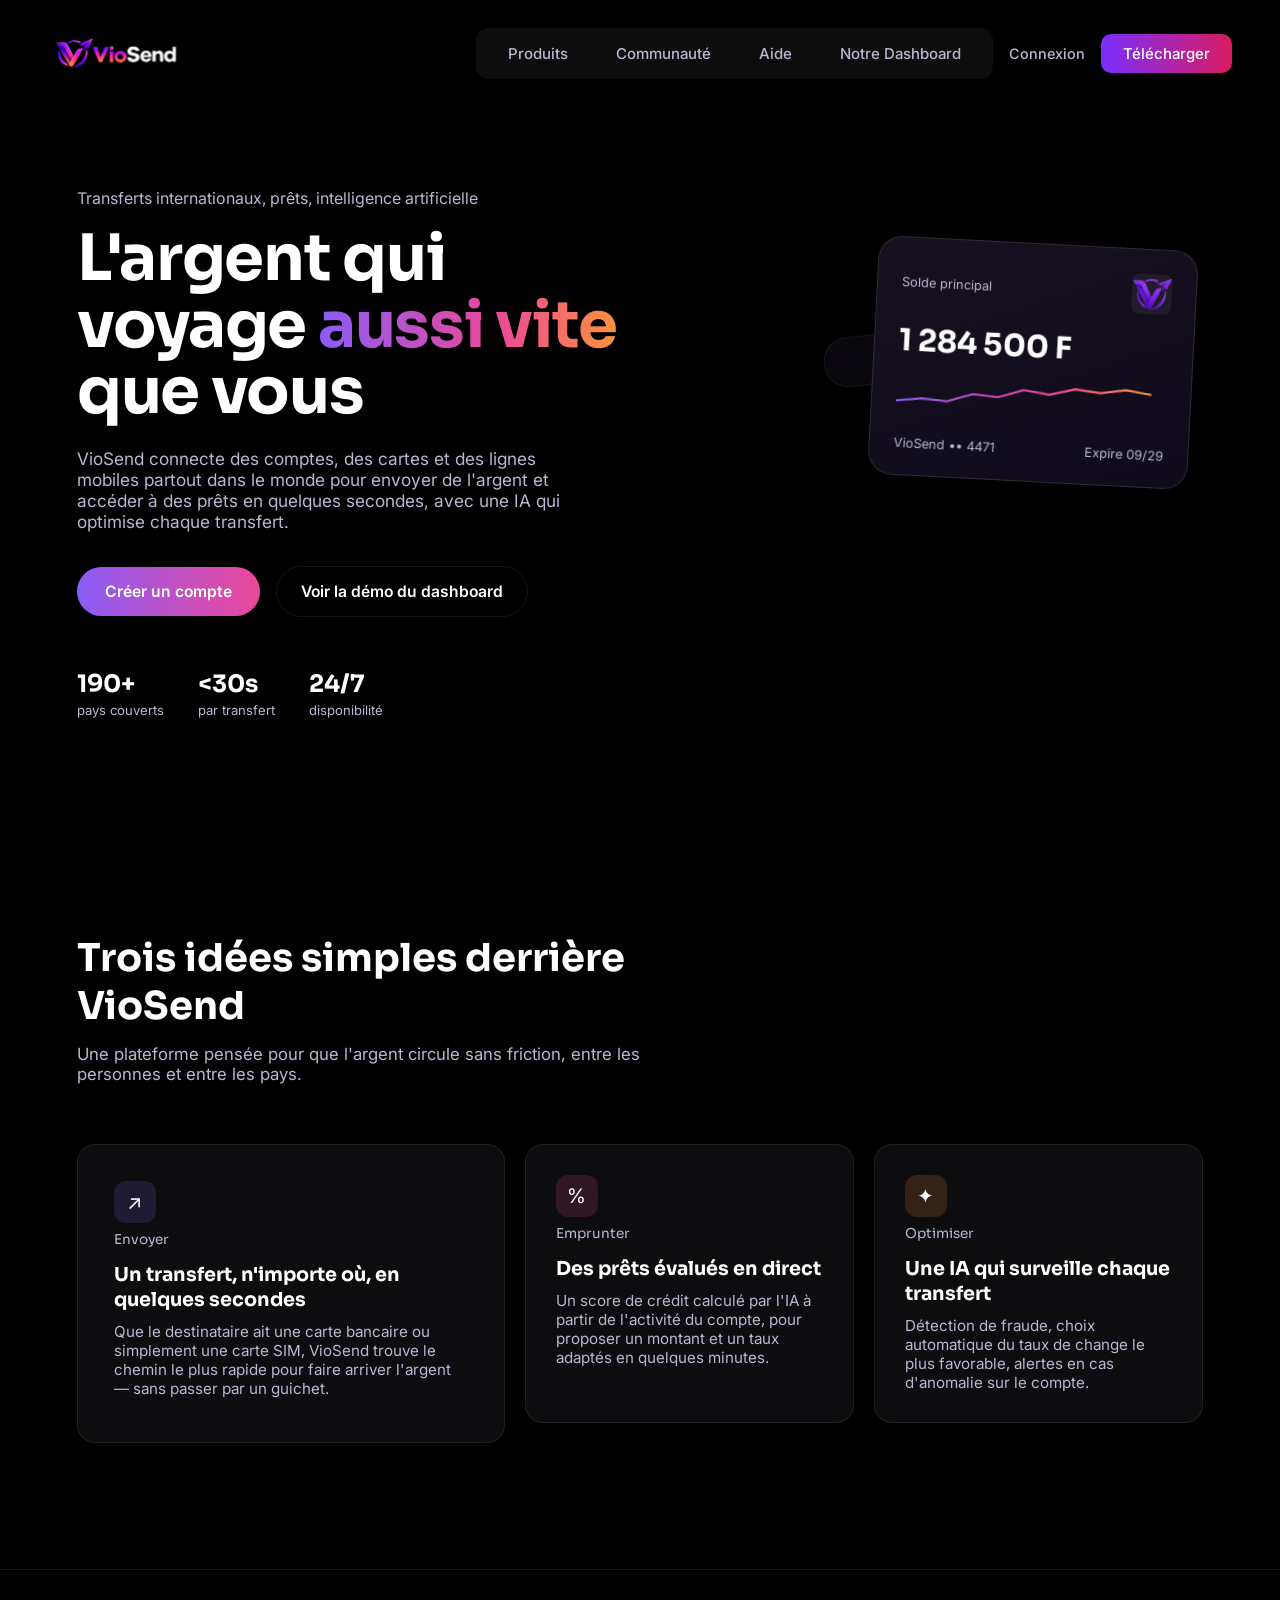
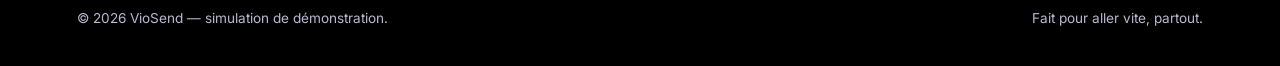
<file: index.html>
<!DOCTYPE html>
<html lang="fr">
<head>
<meta charset="UTF-8">
<meta name="viewport" content="width=device-width, initial-scale=1.0">
<title>VioSend — L'argent qui voyage aussi vite que vous</title>

<link rel="preconnect" href="https://fonts.googleapis.com">
<link rel="preconnect" href="https://fonts.gstatic.com" crossorigin>
<link href="https://fonts.googleapis.com/css2?family=Sora:wght@400;500;600;700;800&family=Inter:wght@400;500;600&display=swap" rel="stylesheet">
<link rel="stylesheet" href="style.css">

<style>
  .hero{
    position: relative;
    padding: 9vh 6vw 10vh;
    min-height: 560px;
    display: grid; grid-template-columns: 1.05fr 0.95fr; gap: 40px;
    align-items: center;
  }
  .hero-copy{ position: relative; z-index: 1; }
  .eyebrow-free{ color: var(--text-muted); font-size: 1rem; margin-bottom: 18px; }
  .hero h1{
    font-family: 'Sora', sans-serif; font-weight: 700; letter-spacing: -0.02em;
    font-size: clamp(2.6rem, 5vw, 4.4rem); line-height: 1.04; max-width: 12ch;
  }
  .hero h1 .grad{
    background: linear-gradient(90deg, var(--violet), var(--pink) 60%, var(--orange));
    -webkit-background-clip: text; background-clip: text; color: transparent;
  }
  .hero p{ margin-top: 22px; color: var(--text-muted); font-size: 1.08rem; max-width: 46ch; }
  .hero-actions{ margin-top: 34px; display: flex; gap: 16px; align-items: center; flex-wrap: wrap; }
  .btn-primary{
    padding: 15px 28px; border-radius: 100px; border: none; cursor: pointer; font-family: inherit;
    background: linear-gradient(90deg, var(--violet), var(--pink));
    color: white; font-weight: 600; font-size: 0.98rem;
    transition: transform .2s ease, box-shadow .2s ease; text-decoration:none; display:inline-block;
  }
  .btn-primary:hover{ transform: translateY(-2px); box-shadow: 0 14px 30px -10px rgba(139,92,246,0.55); }
  .btn-ghost{
    padding: 15px 24px; border-radius: 100px; border: 1px solid var(--line); background:transparent; cursor:pointer; font-family: inherit;
    color: #fff; font-weight: 600; font-size: 0.98rem; text-decoration:none; display:inline-block;
  }
  .btn-ghost:hover{ background: rgba(255,255,255,0.05); }
  .hero-stats{ display: flex; gap: 34px; margin-top: 52px; }
  .hero-stats div{ font-family: 'Sora', sans-serif; font-size: 1.5rem; font-weight: 700; }
  .hero-stats span{ display: block; font-family: 'Inter', sans-serif; font-size: 0.82rem; color: var(--text-muted); font-weight: 400; margin-top: 3px; }

  .hero-visual{ position: relative; height: 480px; z-index: 1; }
  .float-card{
    position: absolute; width: 320px; padding: 24px;
    background: linear-gradient(160deg, #17101f, #0f0b1a);
    border: 1px solid rgba(255,255,255,0.12); border-radius: 24px;
    box-shadow: 0 40px 80px -30px rgba(0,0,0,0.7);
  }
  .card-main{ top: 30px; right: 10px; transform: rotate(3deg); z-index: 2; }
  .card-behind{ top: 110px; right: 60px; transform: rotate(-6deg); opacity: 0.5; z-index: 1; }
  .card-top{ display: flex; justify-content: space-between; align-items: center; margin-bottom: 20px; }
  .card-top .chip{ width: 40px; height: 40px; border-radius: 8px; overflow:hidden; display:flex; align-items:center; justify-content:center; background:rgba(255,255,255,0.06); }
  .card-top .chip img{ width: 100%; height: 100%; object-fit: contain; }
  .card-label{ color: var(--text-muted); font-size: 0.8rem; }
  .card-balance{ font-family: 'Sora', sans-serif; font-size: 1.9rem; font-weight: 700; margin-top: 6px; }
  .card-foot{ display: flex; justify-content: space-between; margin-top: 22px; font-size: 0.8rem; color: var(--text-muted); }
  .spark{ margin-top: 16px; height: 34px; }

  .features{ position: relative; padding: 14vh 6vw; background: #000; }
  .features-head{ max-width: 640px; margin-bottom: 60px; }
  .features-head h2{ font-size: clamp(1.9rem, 3vw, 2.6rem); }
  .features-head p{ color: var(--text-muted); margin-top: 14px; font-size: 1.05rem; }
  .feat-grid{ display: grid; grid-template-columns: 1.3fr 1fr 1fr; grid-template-rows: auto auto; gap: 20px; }
  .feat{
    border: 1px solid var(--line); border-radius: 18px; padding: 30px;
    background: #0d0d10; transition: border-color .2s ease;
  }
  .feat:hover{ border-color: rgba(255,255,255,0.2); }
  .feat.big{ grid-row: span 2; padding: 36px; }
  .feat-num{ color: var(--text-muted); font-size: 0.85rem; font-family: 'Sora', sans-serif; }
  .feat h3{ font-size: 1.2rem; margin-top: 14px; }
  .feat p{ color: var(--text-muted); margin-top: 10px; font-size: 0.95rem; }
  .feat-mark{ width: 42px; height: 42px; border-radius: 12px; margin-bottom: 8px; display: flex; align-items: center; justify-content: center; font-size: 1.25rem; }
  .mark-1{ background: rgba(139,92,246,0.16); }
  .mark-2{ background: rgba(236,72,153,0.16); }
  .mark-3{ background: rgba(251,146,60,0.16); }

  footer{ background:#000; padding: 40px 6vw; border-top: 1px solid var(--line); display: flex; justify-content: space-between; color: var(--text-muted); font-size: 0.85rem; flex-wrap: wrap; gap: 14px; }

  @media(max-width:900px){
    .hero{ grid-template-columns: 1fr; }
    .hero-visual{ height: 340px; }
    .feat-grid{ grid-template-columns: 1fr; }
    .feat.big{ grid-row: auto; }
    .hero-stats{ flex-wrap: wrap; gap: 22px; }
  }
  @media(max-width:520px){
    .hero{ padding: 6vh 6vw 6vh; }
    .hero-visual{ height: 260px; }
    .float-card{ width: 88%; padding: 18px; }
    .card-main{ right: 0; top: 10px; }
    .card-behind{ display: none; }
    .hero-actions{ flex-direction: column; align-items: stretch; }
    .hero-actions a{ text-align: center; }
  }
</style>
</head>
<body>

<div class="spline-bg">
  <spline-viewer url="https://prod.spline.design/lBtAFIOp01PPBggx/scene.splinecode"></spline-viewer>
</div>

<header>
    <div class="logo-container">
        <img src="mon.png" alt="VioSend">
    </div>

    <button class="menu-toggle" id="menu-toggle" aria-label="Menu">
        <span></span><span></span><span></span>
    </button>

    <div class="header-right" id="header-right">
        <nav class="nav-center">
            <button class="nav-btn" onclick="location.href='produits.html'">Produits</button>
            <button class="nav-btn" onclick="location.href='communaute.html'">Communauté</button>
            <button class="nav-btn" onclick="location.href='aide.html'">Aide</button>
            <button class="nav-btn" onclick="location.href='dashboard.html'">Notre Dashboard</button>
        </nav>
        <a href="connexion.html" class="connexion-link">Connexion</a>
        <a class="download-btn" href="VioSend-Presentation.pdf" download>Télécharger</a>
    </div>
</header>

<section class="hero">
  <div class="hero-copy">
    <div class="eyebrow-free">Transferts internationaux, prêts, intelligence artificielle</div>
    <h1>L'argent qui voyage <span class="grad">aussi vite</span> que vous</h1>
    <p>VioSend connecte des comptes, des cartes et des lignes mobiles partout dans le monde pour envoyer de l'argent et accéder à des prêts en quelques secondes, avec une IA qui optimise chaque transfert.</p>
    <div class="hero-actions">
      <a href="inscription.html" class="btn-primary">Créer un compte</a>
      <a href="dashboard.html" class="btn-ghost">Voir la démo du dashboard</a>
    </div>
    <div class="hero-stats">
      <div>190+<span>pays couverts</span></div>
      <div>&lt;30s<span>par transfert</span></div>
      <div>24/7<span>disponibilité</span></div>
    </div>
  </div>
  <div class="hero-visual">
    <div class="float-card card-behind"></div>
    <div class="float-card card-main">
      <div class="card-top">
        <span class="card-label">Solde principal</span>
        <span class="chip"><img src="logo.png" alt="VioSend"></span>
      </div>
      <div class="card-balance">1 284 500 F</div>
      <svg class="spark" viewBox="0 0 300 40" preserveAspectRatio="none">
        <polyline points="0,30 30,26 60,28 90,18 120,20 150,10 180,14 210,6 240,9 270,4 300,8" fill="none" stroke="url(#g1)" stroke-width="2.5"/>
        <defs><linearGradient id="g1" x1="0" y1="0" x2="1" y2="0"><stop offset="0%" stop-color="#8B5CF6"/><stop offset="60%" stop-color="#EC4899"/><stop offset="100%" stop-color="#FB923C"/></linearGradient></defs>
      </svg>
      <div class="card-foot"><span>VioSend •• 4471</span><span>Expire 09/29</span></div>
    </div>
  </div>
</section>

<section class="features" id="produit">
  <div class="features-head">
    <h2>Trois idées simples derrière VioSend</h2>
    <p>Une plateforme pensée pour que l'argent circule sans friction, entre les personnes et entre les pays.</p>
  </div>
  <div class="feat-grid">
    <div class="feat big">
      <div class="feat-mark mark-1">↗</div>
      <div class="feat-num">Envoyer</div>
      <h3>Un transfert, n'importe où, en quelques secondes</h3>
      <p>Que le destinataire ait une carte bancaire ou simplement une carte SIM, VioSend trouve le chemin le plus rapide pour faire arriver l'argent — sans passer par un guichet.</p>
    </div>
    <div class="feat">
      <div class="feat-mark mark-2">%</div>
      <div class="feat-num">Emprunter</div>
      <h3>Des prêts évalués en direct</h3>
      <p>Un score de crédit calculé par l'IA à partir de l'activité du compte, pour proposer un montant et un taux adaptés en quelques minutes.</p>
    </div>
    <div class="feat">
      <div class="feat-mark mark-3">✦</div>
      <div class="feat-num">Optimiser</div>
      <h3>Une IA qui surveille chaque transfert</h3>
      <p>Détection de fraude, choix automatique du taux de change le plus favorable, alertes en cas d'anomalie sur le compte.</p>
    </div>
  </div>
</section>

<footer>
  <div>© 2026 VioSend — simulation de démonstration.</div>
  <div>Fait pour aller vite, partout.</div>
</footer>

<script type="module" src="https://cdn.spline.design/@splinetool/viewer@2.0.36/build/spline-viewer.js"></script>
<script src="app.js"></script>
</body>
</html>
</file>
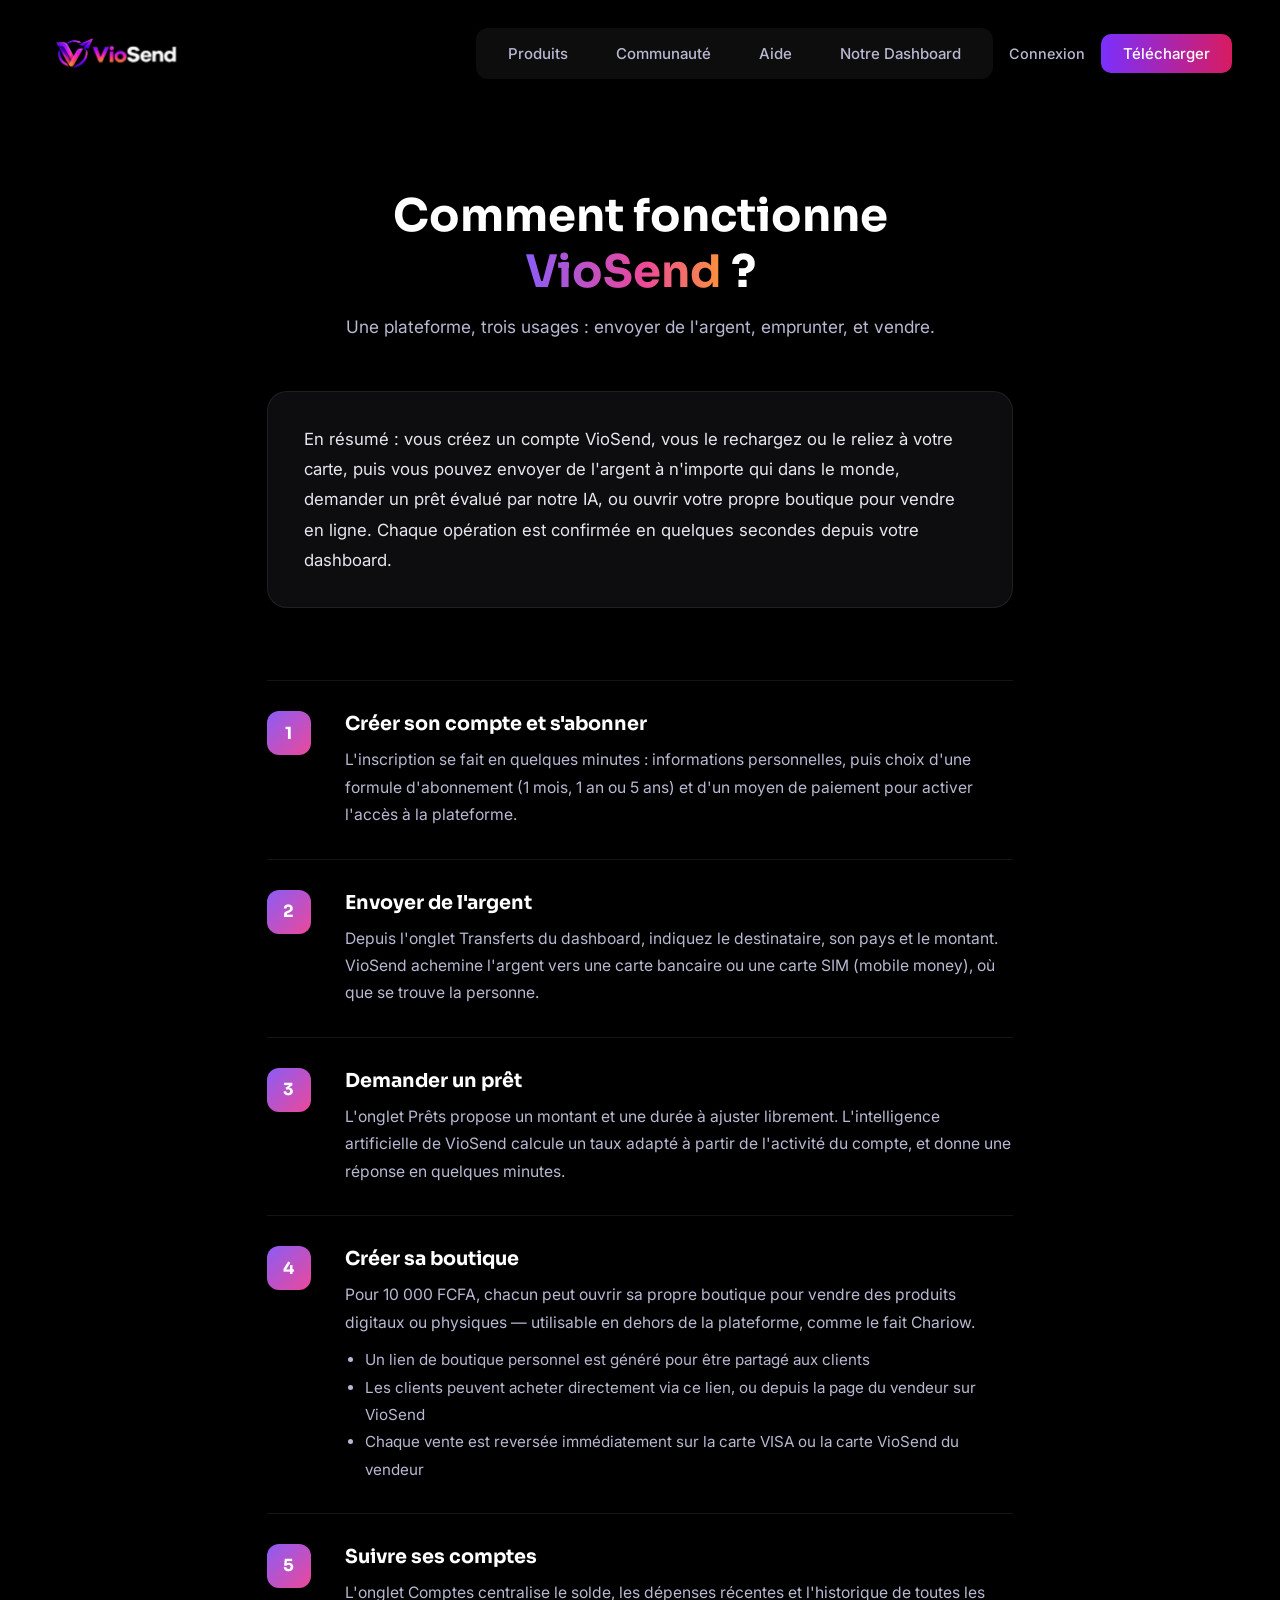
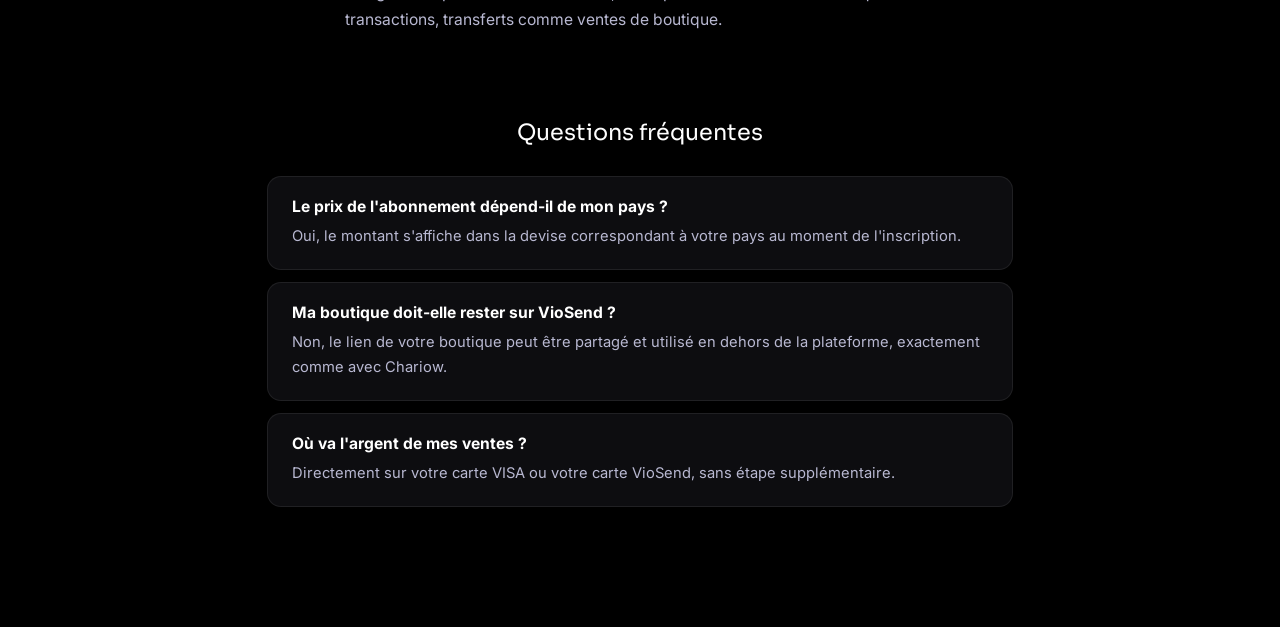
<file: aide.html>
<!DOCTYPE html>
<html lang="fr">
<head>
<meta charset="UTF-8">
<meta name="viewport" content="width=device-width, initial-scale=1.0">
<title>VioSend — Aide</title>
<link rel="preconnect" href="https://fonts.googleapis.com">
<link rel="preconnect" href="https://fonts.gstatic.com" crossorigin>
<link href="https://fonts.googleapis.com/css2?family=Sora:wght@400;500;600;700;800&family=Inter:wght@400;500;600&display=swap" rel="stylesheet">
<link rel="stylesheet" href="style.css">

<style>
  .help-hero{ max-width:800px; margin:0 auto; padding:9vh 6vw 6vh; text-align:center; }
  .help-hero h1{ font-size:clamp(2rem,4vw,2.8rem); }
  .help-hero h1 .grad{
    background:linear-gradient(90deg, var(--violet), var(--pink) 60%, var(--orange));
    -webkit-background-clip:text; background-clip:text; color:transparent;
  }
  .help-hero p{ margin-top:16px; color:var(--text-muted); font-size:1.08rem; }

  .help-brief{
    max-width:900px; margin:0 auto 8vh; padding:0 6vw;
  }
  .brief-card{
    background:#0d0d10; border:1px solid var(--line); border-radius:20px;
    padding:32px 36px; font-size:1.05rem; line-height:1.8; color:#e8e6ee;
  }

  .help-detail{ max-width:900px; margin:0 auto; padding:0 6vw 12vh; }
  .help-step{
    display:grid; grid-template-columns:56px 1fr; gap:22px;
    padding:30px 0; border-top:1px solid var(--line);
  }
  .help-step:last-child{ border-bottom:1px solid var(--line); }
  .help-num{
    width:44px; height:44px; border-radius:12px;
    background:linear-gradient(135deg, var(--violet), var(--pink));
    display:flex; align-items:center; justify-content:center;
    font-family:'Sora',sans-serif; font-weight:700; font-size:1.05rem;
  }
  .help-step h3{ font-family:'Sora',sans-serif; font-size:1.2rem; margin-bottom:10px; }
  .help-step p{ color:var(--text-muted); font-size:0.98rem; line-height:1.75; }
  .help-step ul{ margin-top:10px; padding-left:20px; color:var(--text-muted); font-size:0.95rem; line-height:1.8; }

  .help-faq-title{ text-align:center; font-size:1.4rem; margin:6vh 0 30px; font-family:'Sora',sans-serif; }
  .faq-item{ background:#0d0d10; border:1px solid var(--line); border-radius:14px; padding:20px 24px; margin-bottom:12px; }
  .faq-item h4{ font-size:0.98rem; margin-bottom:8px; }
  .faq-item p{ color:var(--text-muted); font-size:0.92rem; line-height:1.7; }

  @media(max-width:600px){
    .help-hero{ padding:6vh 6vw 4vh; }
    .brief-card{ padding:22px 20px; font-size:0.95rem; }
    .help-step{ grid-template-columns: 44px 1fr; gap:14px; padding:22px 0; }
    .help-num{ width:36px; height:36px; font-size:0.92rem; }
  }
</style>
</head>
<body>

<div class="spline-bg">
  <spline-viewer url="https://prod.spline.design/lBtAFIOp01PPBggx/scene.splinecode"></spline-viewer>
</div>

<header>
    <div class="logo-container">
        <img src="mon.png" alt="VioSend">
    </div>

    <button class="menu-toggle" id="menu-toggle" aria-label="Menu">
        <span></span><span></span><span></span>
    </button>

    <div class="header-right" id="header-right">
        <nav class="nav-center">
            <button class="nav-btn" onclick="location.href='produits.html'">Produits</button>
            <button class="nav-btn" onclick="location.href='communaute.html'">Communauté</button>
            <button class="nav-btn" onclick="location.href='aide.html'">Aide</button>
            <button class="nav-btn" onclick="location.href='dashboard.html'">Notre Dashboard</button>
        </nav>
        <a href="connexion.html" class="connexion-link">Connexion</a>
        <a class="download-btn" href="VioSend-Presentation.pdf" download>Télécharger</a>
    </div>
</header>

<section class="help-hero">
  <h1>Comment fonctionne <span class="grad">VioSend</span> ?</h1>
  <p>Une plateforme, trois usages : envoyer de l'argent, emprunter, et vendre.</p>
</section>

<section class="help-brief">
  <div class="brief-card">
    En résumé : vous créez un compte VioSend, vous le rechargez ou le reliez à votre carte, puis vous pouvez envoyer de l'argent à n'importe qui dans le monde, demander un prêt évalué par notre IA, ou ouvrir votre propre boutique pour vendre en ligne. Chaque opération est confirmée en quelques secondes depuis votre dashboard.
  </div>
</section>

<section class="help-detail">
  <div class="help-step">
    <div class="help-num">1</div>
    <div>
      <h3>Créer son compte et s'abonner</h3>
      <p>L'inscription se fait en quelques minutes : informations personnelles, puis choix d'une formule d'abonnement (1 mois, 1 an ou 5 ans) et d'un moyen de paiement pour activer l'accès à la plateforme.</p>
    </div>
  </div>
  <div class="help-step">
    <div class="help-num">2</div>
    <div>
      <h3>Envoyer de l'argent</h3>
      <p>Depuis l'onglet Transferts du dashboard, indiquez le destinataire, son pays et le montant. VioSend achemine l'argent vers une carte bancaire ou une carte SIM (mobile money), où que se trouve la personne.</p>
    </div>
  </div>
  <div class="help-step">
    <div class="help-num">3</div>
    <div>
      <h3>Demander un prêt</h3>
      <p>L'onglet Prêts propose un montant et une durée à ajuster librement. L'intelligence artificielle de VioSend calcule un taux adapté à partir de l'activité du compte, et donne une réponse en quelques minutes.</p>
    </div>
  </div>
  <div class="help-step">
    <div class="help-num">4</div>
    <div>
      <h3>Créer sa boutique</h3>
      <p>Pour 10 000 FCFA, chacun peut ouvrir sa propre boutique pour vendre des produits digitaux ou physiques — utilisable en dehors de la plateforme, comme le fait Chariow.</p>
      <ul>
        <li>Un lien de boutique personnel est généré pour être partagé aux clients</li>
        <li>Les clients peuvent acheter directement via ce lien, ou depuis la page du vendeur sur VioSend</li>
        <li>Chaque vente est reversée immédiatement sur la carte VISA ou la carte VioSend du vendeur</li>
      </ul>
    </div>
  </div>
  <div class="help-step">
    <div class="help-num">5</div>
    <div>
      <h3>Suivre ses comptes</h3>
      <p>L'onglet Comptes centralise le solde, les dépenses récentes et l'historique de toutes les transactions, transferts comme ventes de boutique.</p>
    </div>
  </div>

  <div class="help-faq-title">Questions fréquentes</div>
  <div class="faq-item">
    <h4>Le prix de l'abonnement dépend-il de mon pays ?</h4>
    <p>Oui, le montant s'affiche dans la devise correspondant à votre pays au moment de l'inscription.</p>
  </div>
  <div class="faq-item">
    <h4>Ma boutique doit-elle rester sur VioSend ?</h4>
    <p>Non, le lien de votre boutique peut être partagé et utilisé en dehors de la plateforme, exactement comme avec Chariow.</p>
  </div>
  <div class="faq-item">
    <h4>Où va l'argent de mes ventes ?</h4>
    <p>Directement sur votre carte VISA ou votre carte VioSend, sans étape supplémentaire.</p>
  </div>
</section>

<script type="module" src="https://cdn.spline.design/@splinetool/viewer@2.0.36/build/spline-viewer.js"></script>
<script src="app.js"></script>
</body>
</html>
</file>
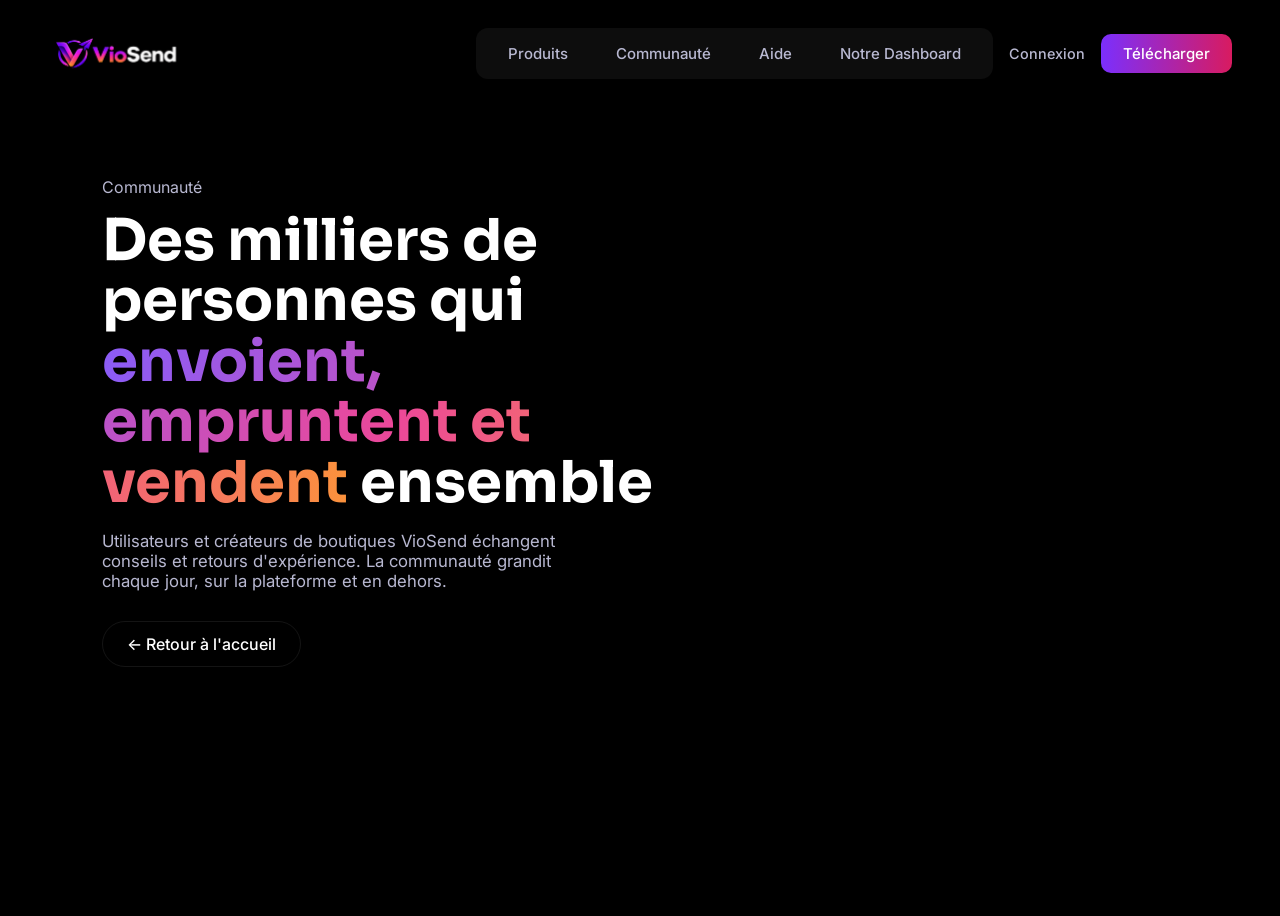
<file: communaute.html>
<!DOCTYPE html>
<html lang="fr">
<head>
<meta charset="UTF-8">
<meta name="viewport" content="width=device-width, initial-scale=1.0">
<title>VioSend — Communauté</title>
<link rel="preconnect" href="https://fonts.googleapis.com">
<link rel="preconnect" href="https://fonts.gstatic.com" crossorigin>
<link href="https://fonts.googleapis.com/css2?family=Sora:wght@400;500;600;700;800&family=Inter:wght@400;500;600&display=swap" rel="stylesheet">
<link rel="stylesheet" href="style.css">
</head>
<body>

<div class="spline-bg">
  <spline-viewer url="https://prod.spline.design/lBtAFIOp01PPBggx/scene.splinecode"></spline-viewer>
</div>

<header>
    <div class="logo-container">
        <img src="mon.png" alt="VioSend">
    </div>

    <button class="menu-toggle" id="menu-toggle" aria-label="Menu">
        <span></span><span></span><span></span>
    </button>

    <div class="header-right" id="header-right">
        <nav class="nav-center">
            <button class="nav-btn" onclick="location.href='produits.html'">Produits</button>
            <button class="nav-btn" onclick="location.href='communaute.html'">Communauté</button>
            <button class="nav-btn" onclick="location.href='aide.html'">Aide</button>
            <button class="nav-btn" onclick="location.href='dashboard.html'">Notre Dashboard</button>
        </nav>
        <a href="connexion.html" class="connexion-link">Connexion</a>
        <a class="download-btn" href="VioSend-Presentation.pdf" download>Télécharger</a>
    </div>
</header>

<section class="placeholder-hero">
  <div class="eyebrow">Communauté</div>
  <h1>Des milliers de personnes qui <span>envoient, empruntent et vendent</span> ensemble</h1>
  <p>Utilisateurs et créateurs de boutiques VioSend échangent conseils et retours d'expérience. La communauté grandit chaque jour, sur la plateforme et en dehors.</p>
  <a href="index.html" class="back-link">← Retour à l'accueil</a>
</section>

<script type="module" src="https://cdn.spline.design/@splinetool/viewer@2.0.36/build/spline-viewer.js"></script>
<script src="app.js"></script>
</body>
</html>
</file>
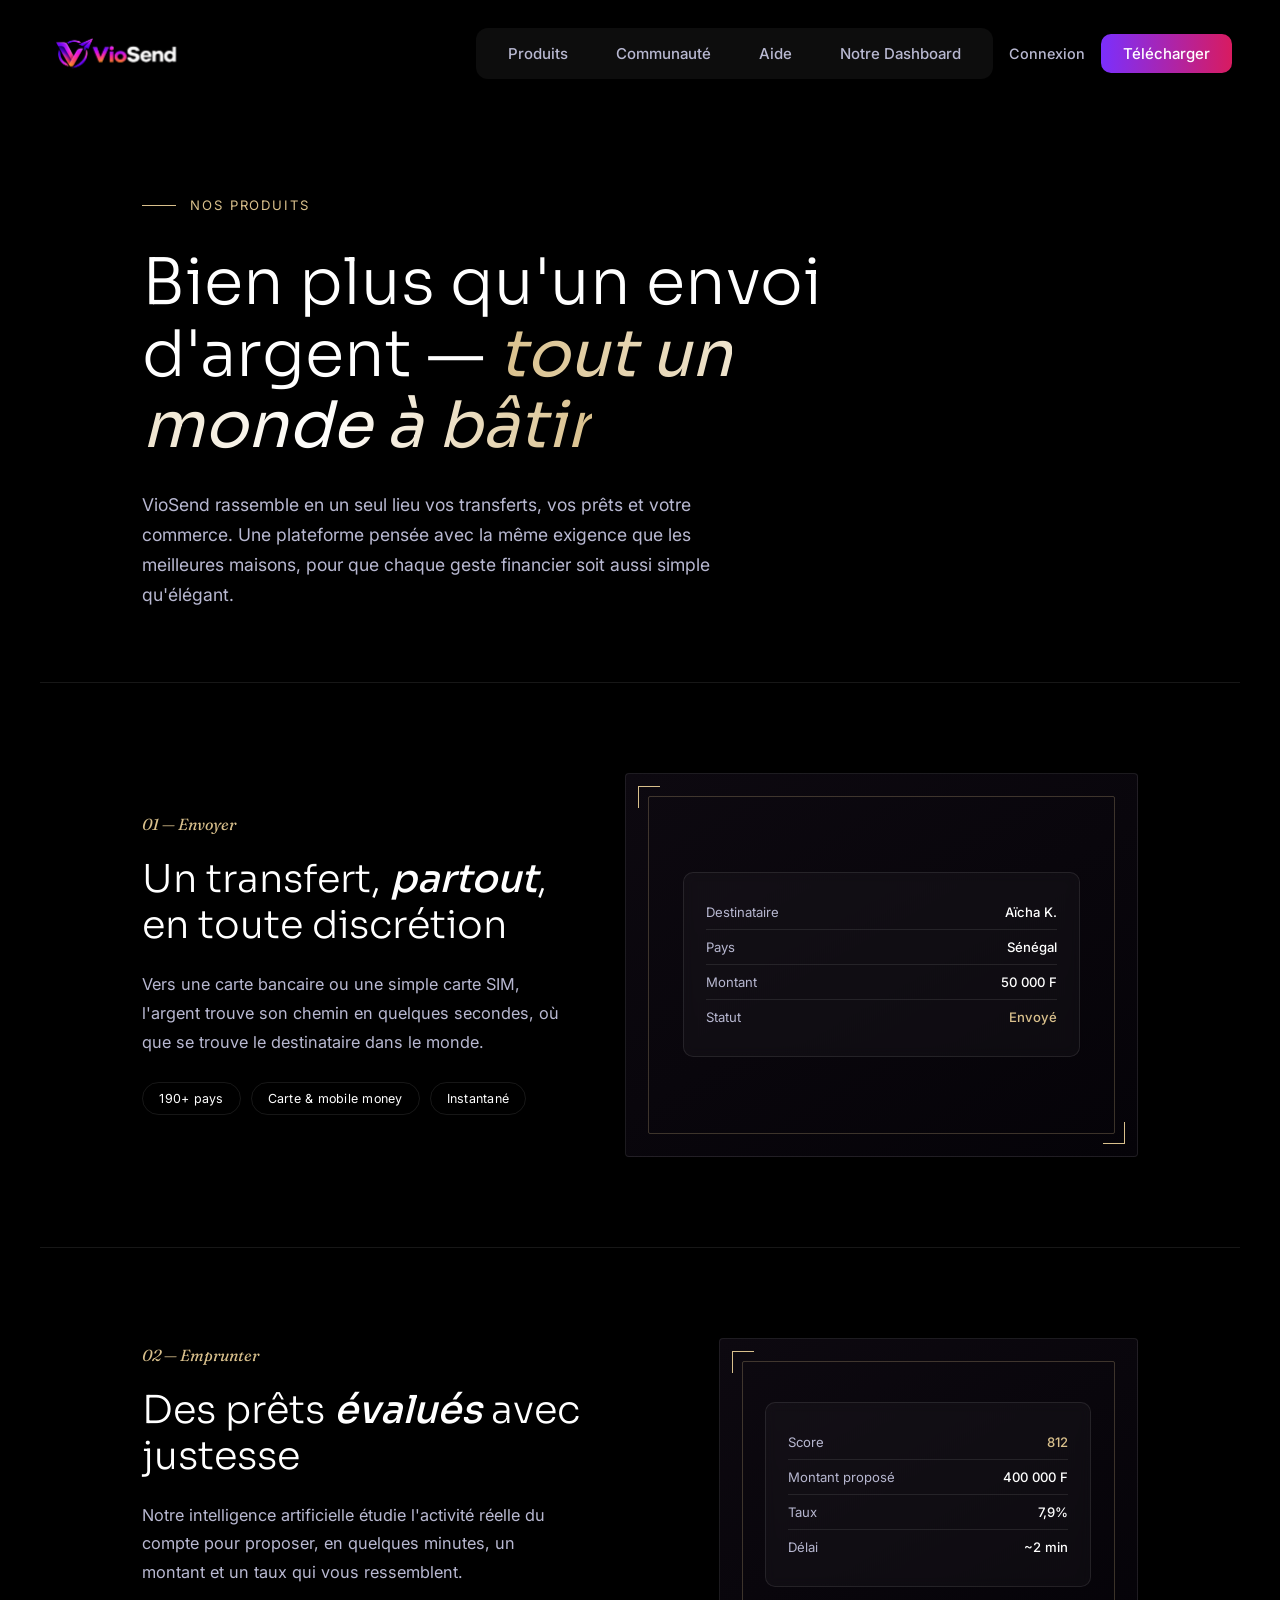
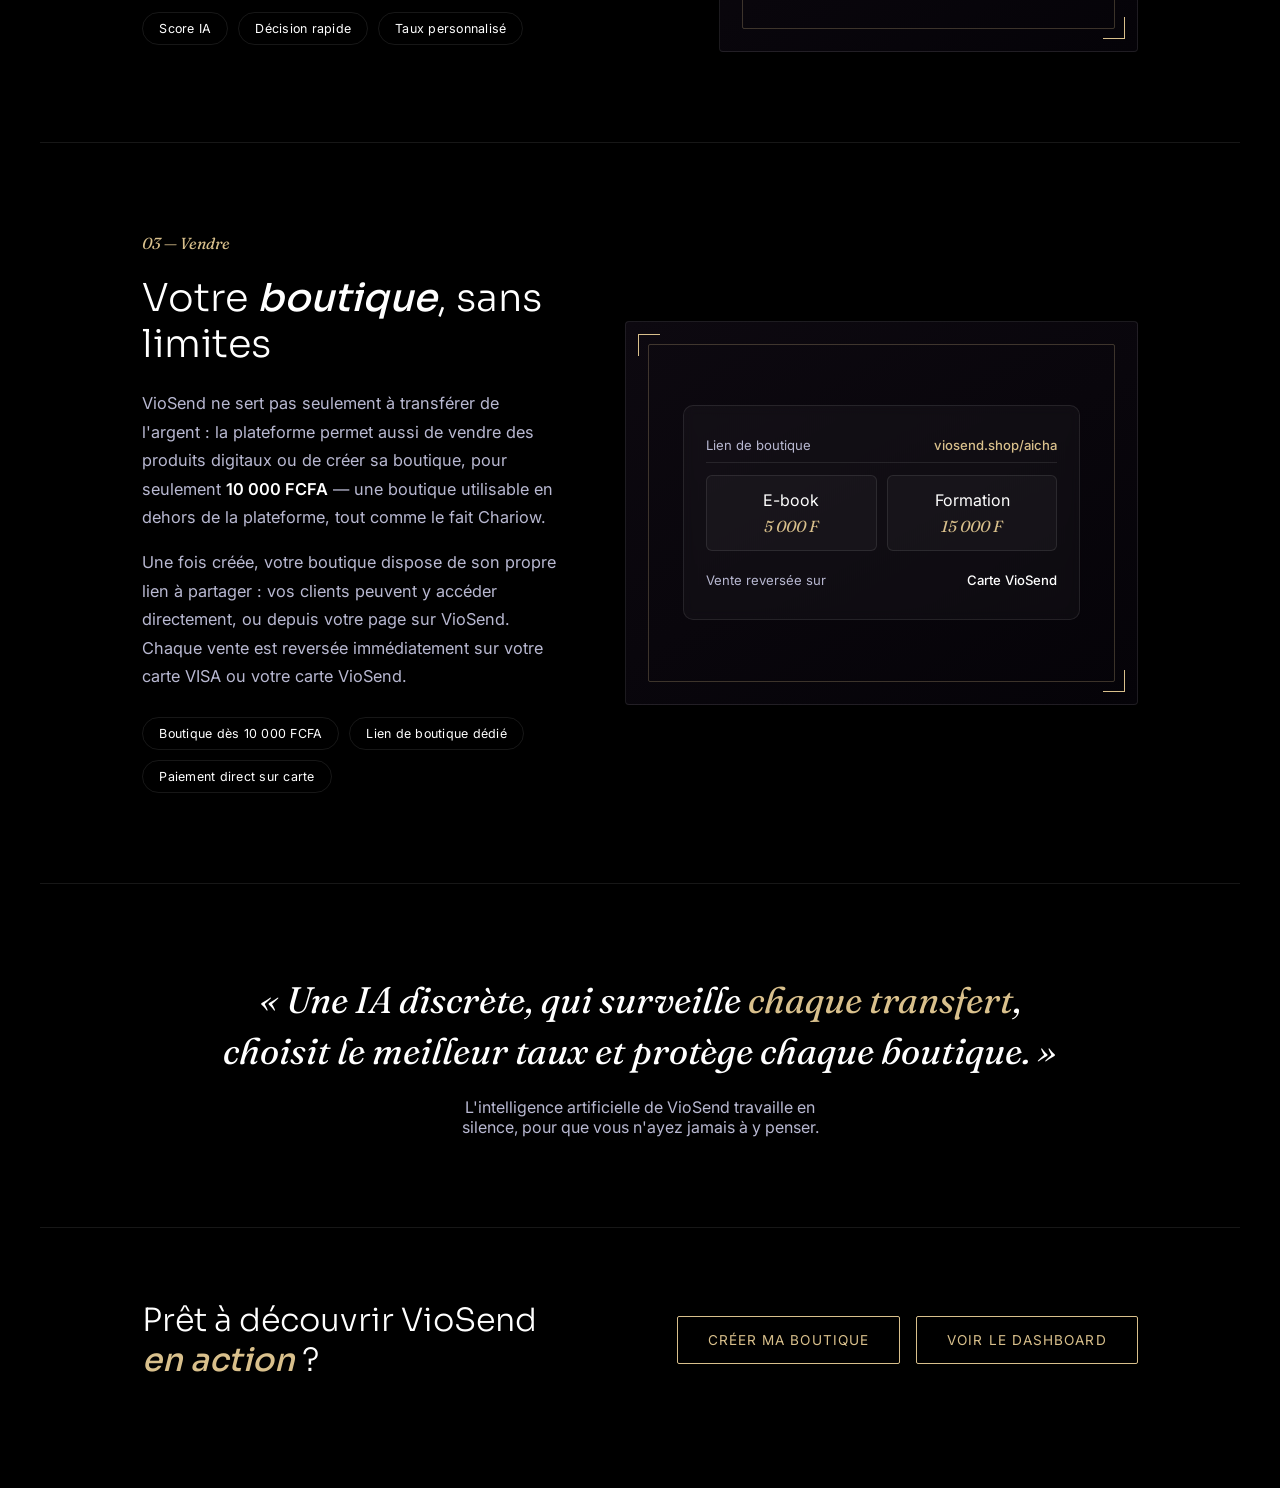
<file: produits.html>
<!DOCTYPE html>
<html lang="fr">
<head>
<meta charset="UTF-8">
<meta name="viewport" content="width=device-width, initial-scale=1.0">
<title>VioSend — Produits</title>
<link rel="preconnect" href="https://fonts.googleapis.com">
<link rel="preconnect" href="https://fonts.gstatic.com" crossorigin>
<link href="https://fonts.googleapis.com/css2?family=Sora:wght@400;500;600;700;800&family=Inter:wght@400;500;600&family=Fraunces:ital,wght@0,300;0,500;1,400;1,500&display=swap" rel="stylesheet">
<link rel="stylesheet" href="style.css">

<style>
  :root{
    --gold: #D9C08C;
    --line-soft: rgba(255,255,255,0.09);
  }
  .serif{ font-family:'Fraunces', serif; font-weight:500; }
  .serif-i{ font-family:'Fraunces', serif; font-style:italic; font-weight:400; }

  .prod-hero{
    padding:10vh 8vw 8vh;
    max-width:1200px; margin:0 auto;
  }
  .prod-kicker{
    display:flex; align-items:center; gap:14px;
    color:var(--gold); font-size:0.82rem; letter-spacing:0.14em; text-transform:uppercase;
    margin-bottom:34px;
  }
  .prod-kicker::before{ content:''; width:34px; height:1px; background:var(--gold); }
  .prod-hero h1{
    font-size:clamp(2.4rem, 5vw, 4rem);
    line-height:1.12;
    max-width:16ch;
    font-weight:300;
  }
  .prod-hero h1 .accent{ font-style:italic; font-weight:400;
    background:linear-gradient(90deg, var(--gold), #fff 60%, var(--gold));
    -webkit-background-clip:text; background-clip:text; color:transparent;
  }
  .prod-hero p{
    margin-top:28px; color:var(--text-muted); font-size:1.1rem; max-width:52ch; line-height:1.7;
  }

  .prod-section{
    max-width:1200px; margin:0 auto;
    padding:10vh 8vw;
    border-top:1px solid var(--line-soft);
    display:grid; grid-template-columns:0.9fr 1.1fr; gap:64px; align-items:center;
  }
  .prod-section.reverse{ grid-template-columns:1.1fr 0.9fr; }
  .prod-section.reverse .prod-visual{ order:2; }
  .prod-section.reverse .prod-copy{ order:1; }

  .prod-index{
    font-family:'Fraunces', serif; font-style:italic; font-size:1rem; color:var(--gold); margin-bottom:22px; display:block;
  }
  .prod-copy h2{
    font-size:clamp(1.7rem, 3vw, 2.4rem); font-weight:300; line-height:1.2; margin-bottom:22px;
  }
  .prod-copy h2 em{ font-style:italic; font-weight:500; }
  .prod-copy p{ color:var(--text-muted); font-size:1.02rem; line-height:1.75; max-width:44ch; }
  .prod-tags{ display:flex; flex-wrap:wrap; gap:10px; margin-top:26px; }
  .prod-tag{
    font-size:0.78rem; color:#fff; border:1px solid var(--line-soft);
    padding:8px 16px; border-radius:100px; letter-spacing:0.02em;
  }

  .prod-visual{
    aspect-ratio:4/3; border-radius:4px; position:relative; overflow:hidden;
    border:1px solid var(--line-soft);
    background:linear-gradient(150deg, #0d0910, #050308);
    display:flex; align-items:center; justify-content:center;
  }
  .prod-visual .frame{
    position:absolute; inset:22px; border:1px solid rgba(217,192,140,0.25); border-radius:2px;
  }
  .prod-visual .corner{ position:absolute; width:22px; height:22px; }
  .prod-visual .corner.tl{ top:12px; left:12px; border-top:1px solid var(--gold); border-left:1px solid var(--gold); }
  .prod-visual .corner.br{ bottom:12px; right:12px; border-bottom:1px solid var(--gold); border-right:1px solid var(--gold); }

  .visual-mock{
    position:relative; z-index:1; width:78%;
    background:rgba(255,255,255,0.03);
    border:1px solid var(--line-soft); border-radius:10px;
    padding:22px;
    backdrop-filter: blur(6px);
  }
  .visual-mock .row{ display:flex; justify-content:space-between; align-items:center; padding:9px 0; border-bottom:1px solid var(--line-soft); font-size:0.82rem; color:var(--text-muted); }
  .visual-mock .row:last-child{ border-bottom:none; }
  .visual-mock .row b{ color:#fff; font-weight:500; }
  .visual-mock .shop-grid{ display:grid; grid-template-columns:1fr 1fr; gap:10px; }
  .visual-mock .shop-item{ background:rgba(255,255,255,0.03); border:1px solid var(--line-soft); border-radius:6px; padding:14px; text-align:center; }
  .visual-mock .shop-item .price{ font-family:'Fraunces', serif; font-style:italic; color:var(--gold); margin-top:6px; }

  .prod-ia{
    max-width:1200px; margin:0 auto; padding:10vh 8vw;
    border-top:1px solid var(--line-soft);
    text-align:center;
  }
  .prod-ia .serif-i{ font-size:clamp(1.6rem,3.4vw,2.3rem); line-height:1.4; color:#fff; max-width:36ch; margin:0 auto; }
  .prod-ia .serif-i em{ color:var(--gold); }
  .prod-ia p{ color:var(--text-muted); margin-top:20px; max-width:40ch; margin-left:auto; margin-right:auto; }

  .prod-closing{
    max-width:1200px; margin:0 auto; padding:8vh 8vw 12vh;
    border-top:1px solid var(--line-soft);
    display:flex; justify-content:space-between; align-items:center; flex-wrap:wrap; gap:26px;
  }
  .prod-closing h3{ font-size:clamp(1.5rem,2.6vw,2rem); font-weight:300; max-width:18ch; }
  .prod-closing h3 em{ font-style:italic; font-weight:500; color:var(--gold); }
  .prod-cta{
    padding:15px 30px; border-radius:2px; border:1px solid var(--gold); color:var(--gold);
    text-decoration:none; font-size:0.85rem; letter-spacing:0.08em; text-transform:uppercase;
    transition:background .3s ease, color .3s ease;
  }
  .prod-cta:hover{ background:var(--gold); color:#050308; }

  @media(max-width:860px){
    .prod-section, .prod-section.reverse{ grid-template-columns:1fr; }
    .prod-section.reverse .prod-visual, .prod-section.reverse .prod-copy{ order:initial; }
  }
</style>
</head>
<body>

<div class="spline-bg">
  <spline-viewer url="https://prod.spline.design/lBtAFIOp01PPBggx/scene.splinecode"></spline-viewer>
</div>

<header>
    <div class="logo-container">
        <img src="mon.png" alt="VioSend">
    </div>

    <button class="menu-toggle" id="menu-toggle" aria-label="Menu">
        <span></span><span></span><span></span>
    </button>

    <div class="header-right" id="header-right">
        <nav class="nav-center">
            <button class="nav-btn" onclick="location.href='produits.html'">Produits</button>
            <button class="nav-btn" onclick="location.href='communaute.html'">Communauté</button>
            <button class="nav-btn" onclick="location.href='aide.html'">Aide</button>
            <button class="nav-btn" onclick="location.href='dashboard.html'">Notre Dashboard</button>
        </nav>
        <a href="connexion.html" class="connexion-link">Connexion</a>
        <a class="download-btn" href="VioSend-Presentation.pdf" download>Télécharger</a>
    </div>
</header>

<section class="prod-hero">
  <div class="prod-kicker">Nos produits</div>
  <h1>Bien plus qu'un envoi d'argent — <span class="accent">tout un monde à bâtir</span></h1>
  <p>VioSend rassemble en un seul lieu vos transferts, vos prêts et votre commerce. Une plateforme pensée avec la même exigence que les meilleures maisons, pour que chaque geste financier soit aussi simple qu'élégant.</p>
</section>

<section class="prod-section">
  <div class="prod-copy">
    <span class="prod-index">01 — Envoyer</span>
    <h2>Un transfert, <em>partout</em>, en toute discrétion</h2>
    <p>Vers une carte bancaire ou une simple carte SIM, l'argent trouve son chemin en quelques secondes, où que se trouve le destinataire dans le monde.</p>
    <div class="prod-tags"><span class="prod-tag">190+ pays</span><span class="prod-tag">Carte & mobile money</span><span class="prod-tag">Instantané</span></div>
  </div>
  <div class="prod-visual">
    <div class="frame"></div><div class="corner tl"></div><div class="corner br"></div>
    <div class="visual-mock">
      <div class="row"><span>Destinataire</span><b>Aïcha K.</b></div>
      <div class="row"><span>Pays</span><b>Sénégal</b></div>
      <div class="row"><span>Montant</span><b>50 000 F</b></div>
      <div class="row"><span>Statut</span><b style="color:var(--gold)">Envoyé</b></div>
    </div>
  </div>
</section>

<section class="prod-section reverse">
  <div class="prod-copy">
    <span class="prod-index">02 — Emprunter</span>
    <h2>Des prêts <em>évalués</em> avec justesse</h2>
    <p>Notre intelligence artificielle étudie l'activité réelle du compte pour proposer, en quelques minutes, un montant et un taux qui vous ressemblent.</p>
    <div class="prod-tags"><span class="prod-tag">Score IA</span><span class="prod-tag">Décision rapide</span><span class="prod-tag">Taux personnalisé</span></div>
  </div>
  <div class="prod-visual">
    <div class="frame"></div><div class="corner tl"></div><div class="corner br"></div>
    <div class="visual-mock">
      <div class="row"><span>Score</span><b style="color:var(--gold)">812</b></div>
      <div class="row"><span>Montant proposé</span><b>400 000 F</b></div>
      <div class="row"><span>Taux</span><b>7,9%</b></div>
      <div class="row"><span>Délai</span><b>~2 min</b></div>
    </div>
  </div>
</section>

<section class="prod-section">
  <div class="prod-copy">
    <span class="prod-index">03 — Vendre</span>
    <h2>Votre <em>boutique</em>, sans limites</h2>
    <p>VioSend ne sert pas seulement à transférer de l'argent : la plateforme permet aussi de vendre des produits digitaux ou de créer sa boutique, pour seulement <strong style="color:#fff; font-weight:600;">10 000 FCFA</strong> — une boutique utilisable en dehors de la plateforme, tout comme le fait Chariow.</p>
    <p style="margin-top:16px;">Une fois créée, votre boutique dispose de son propre lien à partager : vos clients peuvent y accéder directement, ou depuis votre page sur VioSend. Chaque vente est reversée immédiatement sur votre carte VISA ou votre carte VioSend.</p>
    <div class="prod-tags"><span class="prod-tag">Boutique dès 10 000 FCFA</span><span class="prod-tag">Lien de boutique dédié</span><span class="prod-tag">Paiement direct sur carte</span></div>
  </div>
  <div class="prod-visual">
    <div class="frame"></div><div class="corner tl"></div><div class="corner br"></div>
    <div class="visual-mock">
      <div class="row"><span>Lien de boutique</span><b style="color:var(--gold)">viosend.shop/aicha</b></div>
      <div class="shop-grid" style="margin-top:12px;">
        <div class="shop-item">E-book<div class="price">5 000 F</div></div>
        <div class="shop-item">Formation<div class="price">15 000 F</div></div>
      </div>
      <div class="row" style="margin-top:12px;"><span>Vente reversée sur</span><b>Carte VioSend</b></div>
    </div>
  </div>
</section>

<section class="prod-ia">
  <div class="serif-i">« Une IA discrète, qui surveille <em>chaque transfert</em>, choisit le meilleur taux et protège chaque boutique. »</div>
  <p>L'intelligence artificielle de VioSend travaille en silence, pour que vous n'ayez jamais à y penser.</p>
</section>

<section class="prod-closing">
  <h3>Prêt à découvrir VioSend <em>en action</em> ?</h3>
  <div style="display:flex; gap:16px; flex-wrap:wrap;">
    <a href="boutique-creer.html" class="prod-cta">Créer ma boutique</a>
    <a href="dashboard.html" class="prod-cta">Voir le dashboard</a>
  </div>
</section>

<script type="module" src="https://cdn.spline.design/@splinetool/viewer@2.0.36/build/spline-viewer.js"></script>
<script src="app.js"></script>
</body>
</html>
</file>
<file: style.css>
* {
    margin: 0;
    padding: 0;
    box-sizing: border-box;
}

:root{
    --violet: #8B5CF6;
    --pink: #EC4899;
    --orange: #FB923C;
    --text-muted: #b8b8d1;
    --line: rgba(255,255,255,0.08);
}

/* Page entière en NOIR */
body {
    background-color: #000000;
    color: #ffffff;
    font-family: 'Inter', -apple-system, BlinkMacSystemFont, 'Segoe UI', Roboto, sans-serif;
    min-height: 100vh;
}

h1, h2, h3 {
    font-family: 'Sora', sans-serif;
}

a { color: inherit; }

/* Globe Spline en fond fixe sur toute la page */
.spline-bg{
    position: fixed;
    inset: 0;
    z-index: -1;
    pointer-events: none;
}
.spline-bg spline-viewer{
    display: block;
    width: 100%;
    height: 100%;
}

header {
    display: flex;
    align-items: center;
    justify-content: space-between;
    padding: 12px 32px;
    background-color: #000000;
    margin: 16px;
    border-radius: 16px;
    position: sticky;
    top: 16px;
    z-index: 50;
    transform-style: preserve-3d;
    transform-origin: top center;
    transition: transform 0.5s cubic-bezier(0.22, 1, 0.36, 1), box-shadow 0.4s ease;
    will-change: transform;
}

header.scrolled{
    transform: perspective(900px) rotateX(4deg);
    box-shadow: 0 20px 40px -20px rgba(0,0,0,0.7);
}

/* Logo en image à gauche */
.logo-container img {
    height: 45px;
    width: auto;
    display: block;
}

/* Bloc de droite : navigation + connexion + télécharger */
.header-right{
    display: flex;
    align-items: center;
    gap: 16px;
}

/* Bouton hamburger (3 barres), caché sur grand écran */
.menu-toggle{
    display: none;
    flex-direction: column;
    justify-content: center;
    gap: 5px;
    width: 40px;
    height: 40px;
    background: transparent;
    border: none;
    cursor: pointer;
    padding: 8px;
}
.menu-toggle span{
    display: block;
    width: 100%;
    height: 2px;
    background: #fff;
    border-radius: 2px;
    transition: transform 0.3s ease, opacity 0.3s ease;
}
.menu-toggle.open span:nth-child(1){ transform: translateY(7px) rotate(45deg); }
.menu-toggle.open span:nth-child(2){ opacity: 0; }
.menu-toggle.open span:nth-child(3){ transform: translateY(-7px) rotate(-45deg); }

/* Bloc transparent au centre avec les 4 boutons */
.nav-center {
    display: flex;
    gap: 8px;
    padding: 6px 12px;
    background-color: rgba(255, 255, 255, 0.05);
    border-radius: 12px;
    align-items: center;
}

.connexion-link{
    color: #b8b8d1;
    text-decoration: none;
    font-size: 0.9rem;
    font-weight: 500;
    white-space: nowrap;
}

.nav-btn {
    padding: 10px 20px;
    color: #b8b8d1;
    background: transparent;
    border: none;
    border-radius: 10px;
    font-size: 15px;
    font-weight: 500;
    font-family: inherit;
    cursor: pointer;
    position: relative;
    overflow: hidden;
    z-index: 1;
    transition: color 0.3s ease;
    white-space: nowrap;
}

/* Fond dégradé multicolore PARFAITEMENT ARRONDI au survol */
.nav-btn::before {
    content: '';
    position: absolute;
    inset: 0;
    border-radius: 10px;
    background: linear-gradient(90deg, #7b2ffd, #d81b60, #ff7a45, #22c55e);
    background-size: 300% 100%;
    opacity: 0;
    transition: opacity 0.3s ease;
    z-index: -1;
    animation: gradientFlow 3s ease infinite;
}

.nav-btn:hover {
    color: #ffffff;
}

.nav-btn:hover::before {
    opacity: 1;
}

@keyframes gradientFlow {
    0% { background-position: 0% 50%; }
    50% { background-position: 100% 50%; }
    100% { background-position: 0% 50%; }
}

/* Bouton Télécharger à droite */
.download-btn {
    padding: 10px 22px;
    color: #ffffff;
    background: linear-gradient(90deg, #7b2ffd, #d81b60);
    border: none;
    border-radius: 10px;
    font-size: 15px;
    font-weight: 500;
    font-family: inherit;
    cursor: pointer;
    text-decoration: none;
    display: inline-flex;
    align-items: center;
    white-space: nowrap;
    transition: transform 0.3s ease, box-shadow 0.3s ease;
}

.download-btn:hover {
    transform: translateY(-1px);
    box-shadow: 0 4px 15px rgba(123, 47, 253, 0.4);
}

/* ===================== RESPONSIVE HEADER ===================== */

/* Tablette : on resserre un peu, tout reste visible */
@media (max-width: 1024px){
    header{ padding: 10px 20px; margin: 12px; }
    .nav-btn{ padding: 9px 14px; font-size: 14px; }
    .header-right{ gap: 10px; }
}

/* Mobile : bascule sur le menu hamburger */
@media (max-width: 780px){
    header{ position: relative; flex-wrap: nowrap; }
    .menu-toggle{ display: flex; }

    .header-right{
        position: absolute;
        top: calc(100% + 10px);
        left: 0;
        right: 0;
        background: #0a0a0a;
        border: 1px solid var(--line);
        border-radius: 16px;
        padding: 18px;
        flex-direction: column;
        align-items: stretch;
        gap: 14px;
        display: none;
        box-shadow: 0 20px 40px -10px rgba(0,0,0,0.6);
    }
    .header-right.open{ display: flex; }

    .nav-center{
        flex-direction: column;
        align-items: stretch;
        background: transparent;
        padding: 0;
        gap: 6px;
    }
    .nav-btn{ text-align: left; width: 100%; padding: 12px 14px; }
    .connexion-link{ text-align: center; padding: 10px; border: 1px solid var(--line); border-radius: 10px; }
    .download-btn{ justify-content: center; width: 100%; }
}

@media (max-width: 420px){
    .logo-container img{ height: 36px; }
}

/* Pages simples (Produits / Communauté / Aide) en attendant leur contenu */
.placeholder-hero{
    min-height: 70vh;
    display: flex;
    flex-direction: column;
    align-items: flex-start;
    justify-content: center;
    padding: 6vh 8vw;
}
.placeholder-hero .eyebrow{
    color: var(--text-muted);
    margin-bottom: 14px;
}
.placeholder-hero h1{
    font-size: clamp(2.2rem, 5vw, 3.6rem);
    max-width: 14ch;
    line-height: 1.05;
}
.placeholder-hero h1 span{
    background: linear-gradient(90deg, var(--violet), var(--pink) 60%, var(--orange));
    -webkit-background-clip: text; background-clip: text; color: transparent;
}
.placeholder-hero p{
    margin-top: 18px;
    color: var(--text-muted);
    max-width: 46ch;
    font-size: 1.05rem;
}
.placeholder-hero .back-link{
    margin-top: 30px;
    display: inline-block;
    padding: 12px 24px;
    border: 1px solid var(--line);
    border-radius: 100px;
    text-decoration: none;
    color: #fff;
    font-weight: 500;
    transition: background 0.3s ease;
}
.placeholder-hero .back-link:hover{
    background: rgba(255,255,255,0.06);
}
</file>
